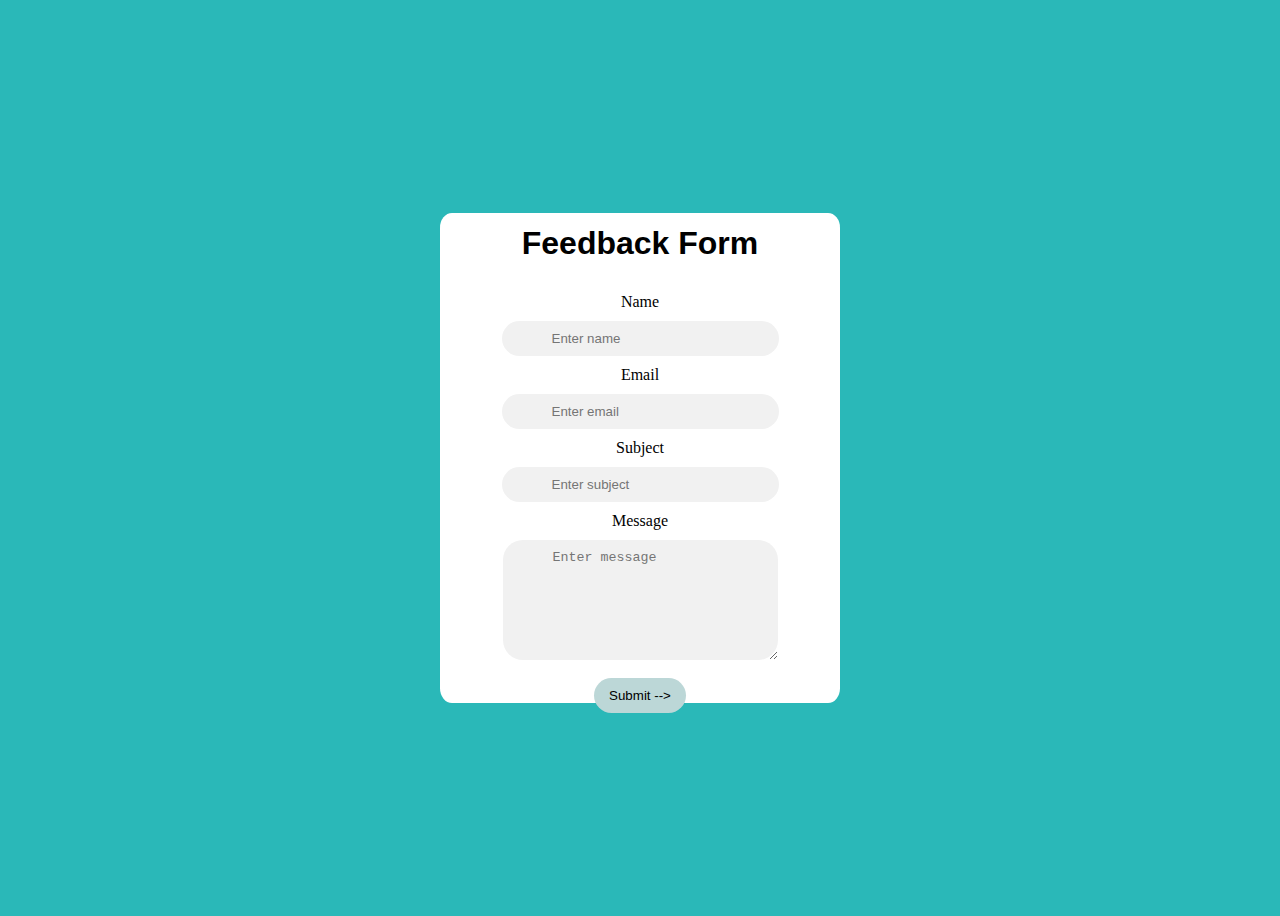
<file: Form/Index.html>
<!DOCTYPE html>
<html>

<head>
  <link rel="stylesheet" href="http://web.simmons.edu/~grovesd/comm244/notes/week4/reset.css">
  <meta charset="utf-8">
  <meta name="viewport" content="width=device-width">
  <title>Form</title>
  <style>
    body {
      display: flex;
      height: 100vh;
      background-color: #2ab8b8;
      ;
    }

    .box {
      background-color: white;
      width: 400px;
      height: 450px;
      border-radius: 3%;
      margin: auto;
      display: flex;
      justify-content: center;
      align-items: center;
      padding: 20px 0;
    }

    .box>* {

      display: flex;
      flex-direction: column;
      align-items: center;
    }

    h1 {
      text-align: center;
      font-family: sans-serif;
      font-weight: 900;
    }

    label {
      margin: 10px 0;
    }

    .inputEl {
      background-color: #f1f1f1;
      border-radius: 20px;
      border: 0px;
      padding-top: 10px;
      padding-right: 50px;
      padding-bottom: 10px;
      padding-left: 50px;
    }

    .btn {
      background-color: hsl(180, 26%, 79%);
      border: 0px;
      border-radius: 20px;
      padding: 10px 15px;
    }

    .hiden {
      display: none;
    }
  </style>
</head>

<body>
  <div class="box">
    <div id="startForm">
      <h1>Feedback Form</h1>
      <label for="name">Name</label>
      <input class="inputEl" id="name" placeholder="Enter name">

      <label for="email">Email</label>
      <input class="inputEl" id="email" type="email" placeholder="Enter email">

      <label for="subject">Subject</label>
      <input class="inputEl" id="subject" placeholder="Enter subject">

      <label for="text">Message </label>
      <textarea class="inputEl" id="text" placeholder="Enter message" style="height:100px"></textarea>
      <br>
      <button class="btn" id="buttonEl">Submit --></button>
    </div>
    <div id="result" class="hiden">

      <dl>
        <dt>Name</dt>
        <dd id="nameResult"></dd>
      </dl>
      <dl>
        <dt>Email</dt>
        <dd id="emailResult"></dd>
      </dl>
      <dl>
        <dt>Subject</dt>
        <dd id="subjectResult"></dd>
      </dl>
      <dl>
        <dt>Message</dt>
        <dd id="textResult"></dd>
      </dl>

      <button class="btn" id="backButtonEl">Go Back</button>
    </div>
  </div>

  <script>

    const btn = document.getElementById('buttonEl');
    const backBtn = document.getElementById('backButtonEl');

    const formEl = document.getElementById("startForm");
    const resultEl = document.getElementById('result');

    btn.addEventListener('click', showResult)
    backBtn.addEventListener('click', goBack)

    function showResult() {
      const name = document.getElementById("name");
      const email = document.getElementById("email");
      const subject = document.getElementById("subject");
      const message = document.getElementById("text");


      document.getElementById("nameResult").innerHTML = name.value;
      document.getElementById("emailResult").innerHTML = email.value;
      document.getElementById("subjectResult").innerHTML = subject.value;
      document.getElementById("textResult").innerHTML = text.value;

      formEl.classList.add('hiden');
      resultEl.classList.remove('hiden');
    }

    function goBack() {

      resultEl.classList.add('hiden');
      formEl.classList.remove('hiden');

    }






  </script>
</body>

</html>
</file>
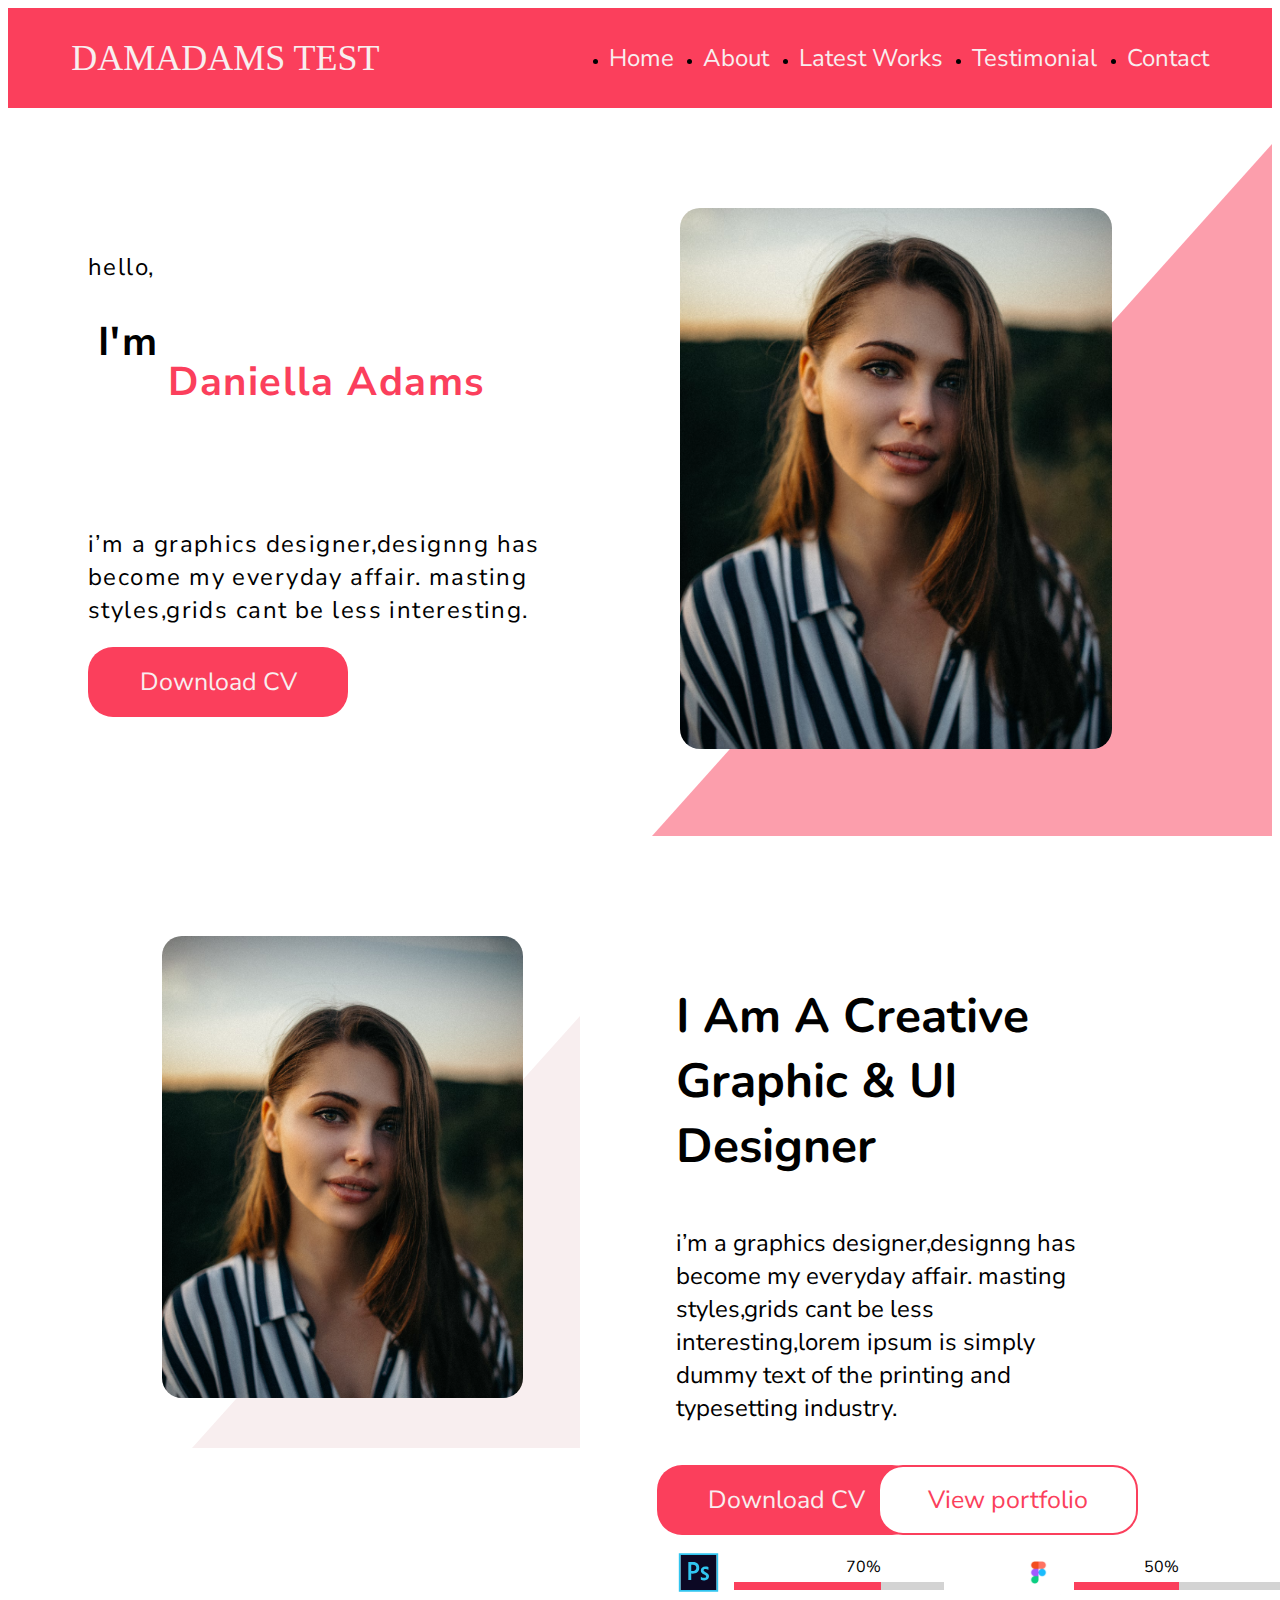
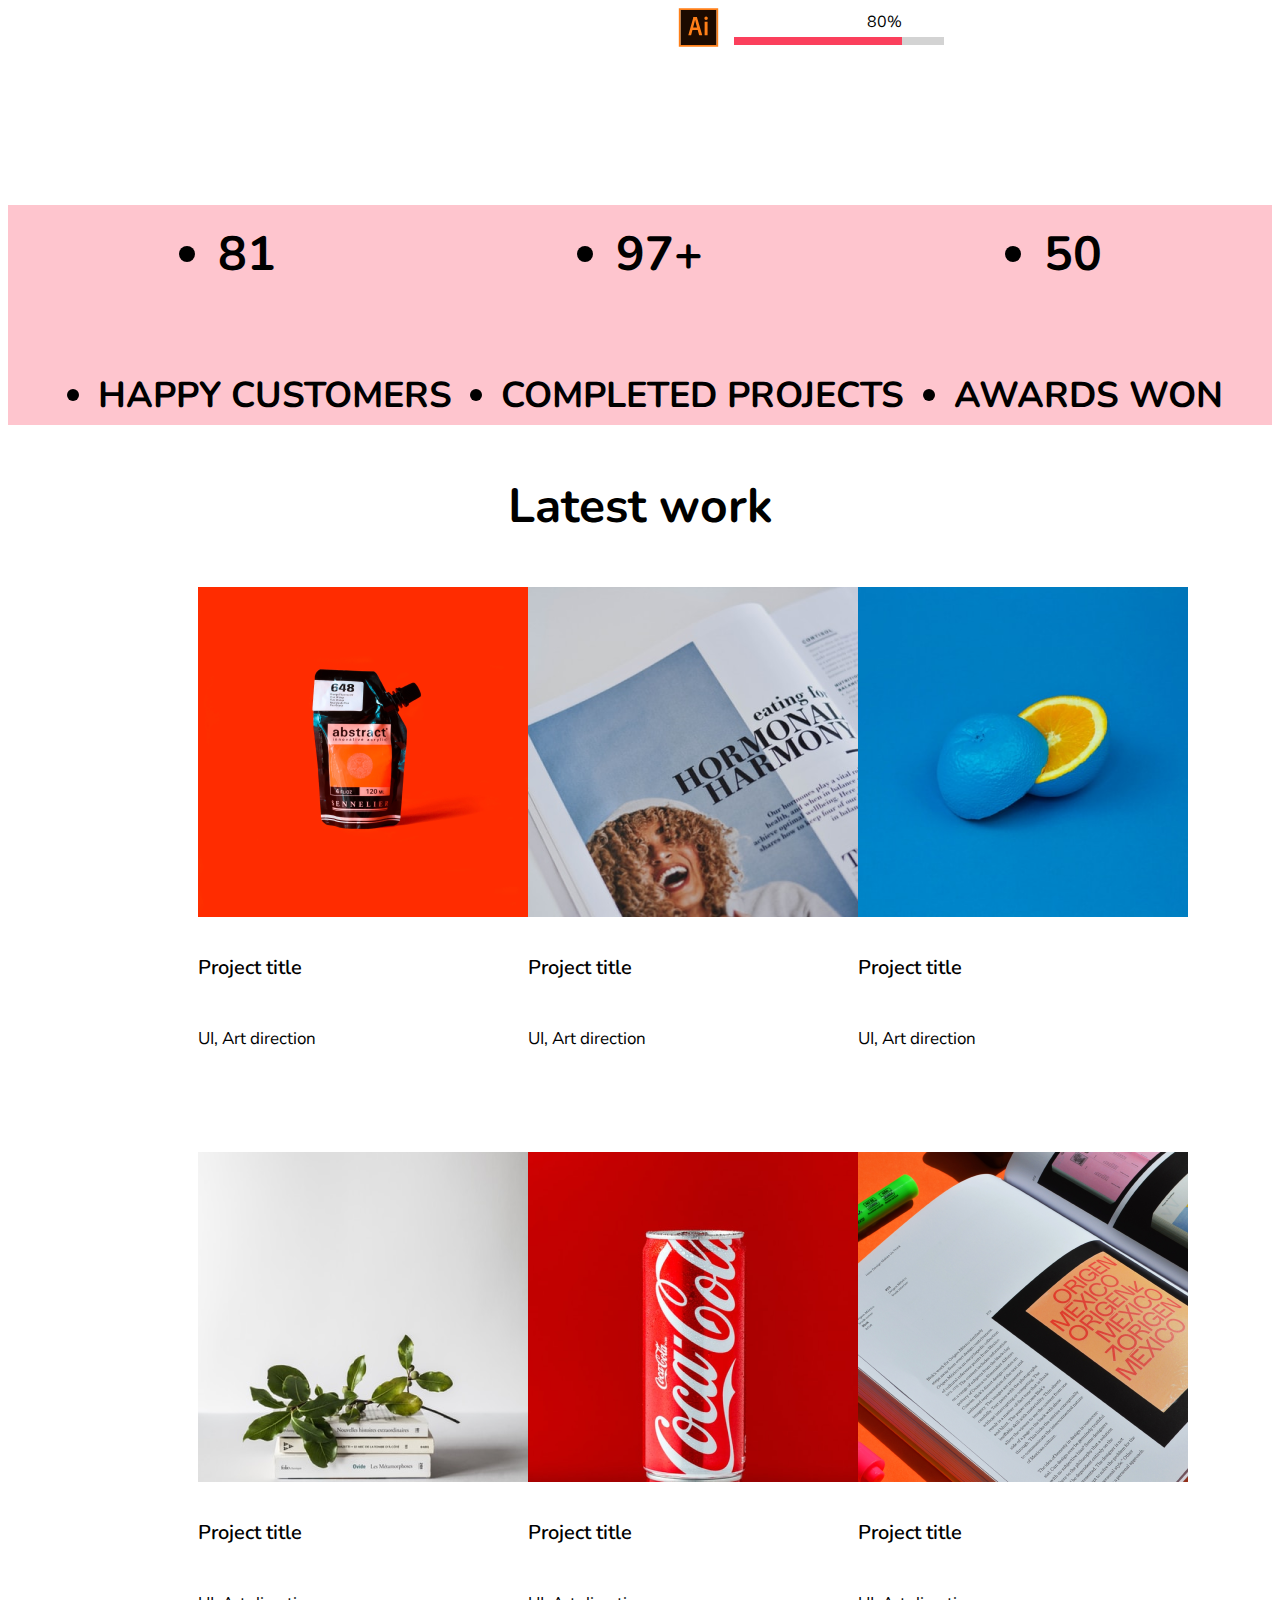
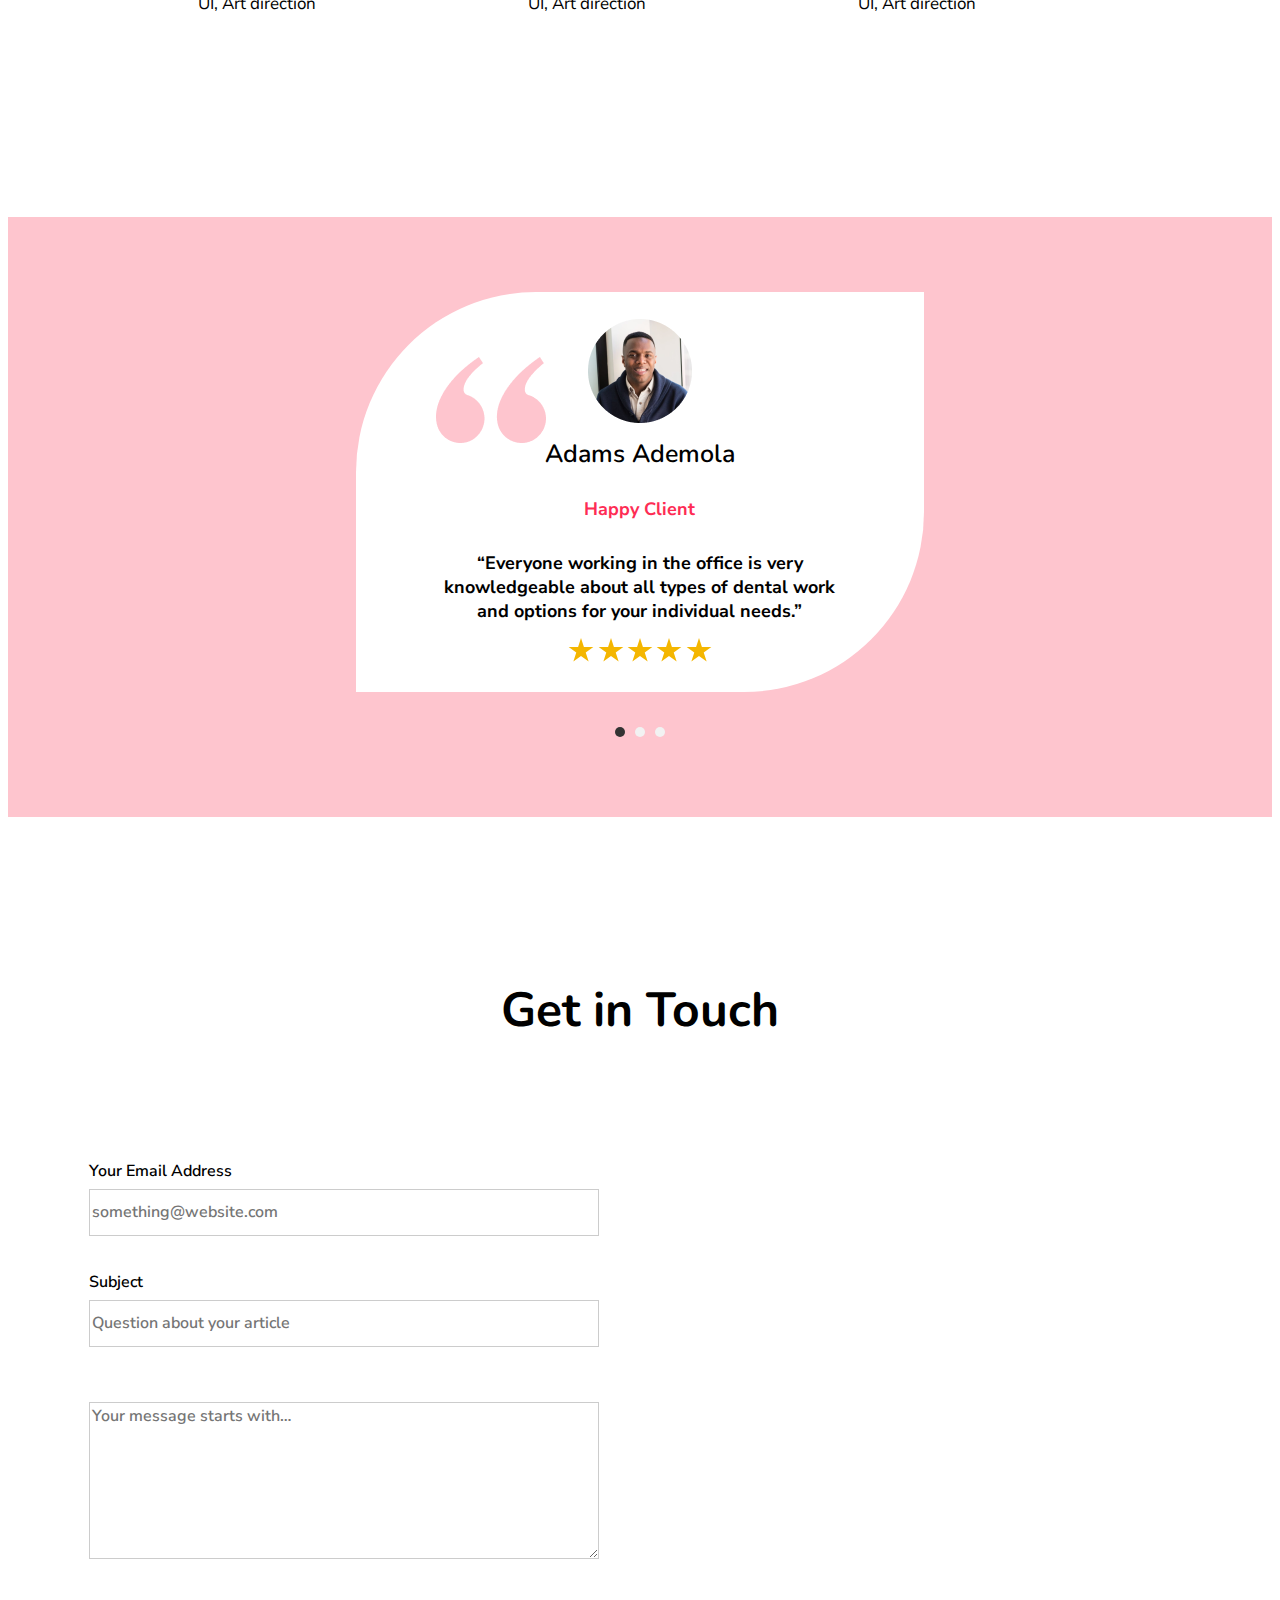
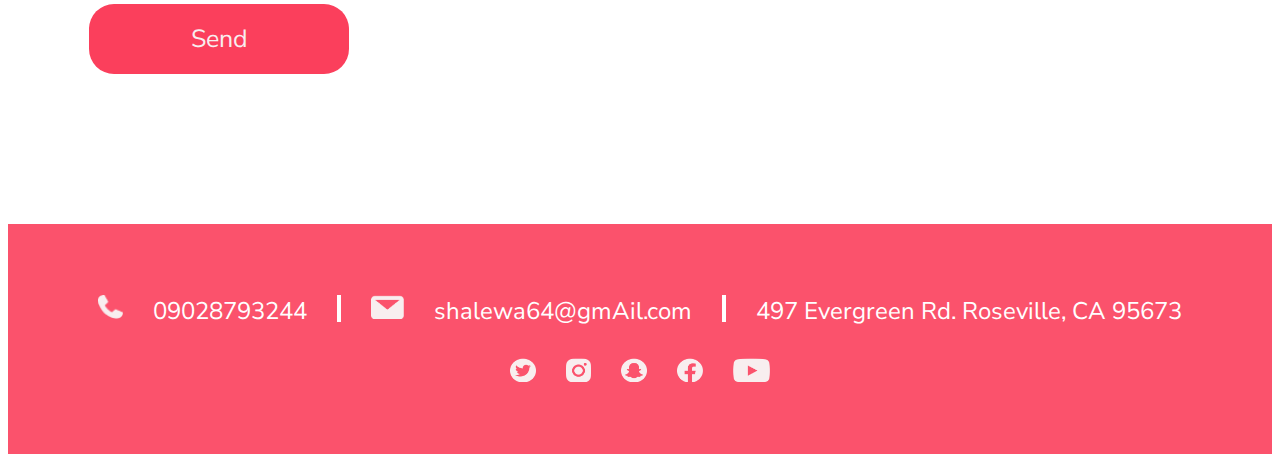
<file: Portfolio.html>
<!DOCTYPE html>

<head>
    <link rel="stylesheet" href="http://web.simmons.edu/~grovesd/comm244/notes/week4/reset.css">
    <meta charset="utf-8">
    <meta name="viewport" content="width=device-width, initial-scale=1">
    <meta name="viewport" content="width=device-width">
    <link rel="stylesheet" type="text/css" href="Portfolio CSS.css">
    <link href="https://fonts.googleapis.com/css2?family=Nunito+Sans:wght@200&display=swap" rel="stylesheet">
    <link href="https://fonts.googleapis.com/css2?family=Nunito+Sans:wght@200&family=Nunito:wght@700&display=swap"
        rel="stylesheet">
    <title>Portfolio</title>
</head>

<body>
    <!-- home -->
    <div class="menu">
        <div class="damadams">Damadams Test</div>
        <ul>
            <li><a href="#mainPart">Home</a></li>
            <li><a href="#aboutUs">About</a></li>
            <li><a href="#latestWork">Latest Works</a></li>
            <li><a href="#testimonial">Testimonial</a></li>
            <li><a href="#contactUs">Contact</a></li>
        </ul>
    </div>


    <div class="mainPart" id="mainPart">
        <div class="mainPartText">
            <p>Hello,</p>
            <div class="name">
                <p class="Im">I'm
                <p> Daniella Adams</p>
            </div>
            </p>
            <p class="textDescription">I’m a Graphics Designer,Designng has become my everyday affair. masting
                styles,grids cant be less
                interesting.
            </p>
            <div class="btn-container">
                <button class="btn">Download CV</button>
            </div>
        </div>

        <div class="mainPartImgContainer">

            <div class="mainPartImg">
                <img class="imgHome" src="images/girl.avif">

            </div>
            <div class="mainPartImgBG"></div>
        </div>

    </div>


    <!-- about us-->

    <div class="aboutUs" id="aboutUs">

        <div class="aboutUsImgBGContainer">
            <div class="aboutUsImgContainer">
                <img class="aboutUsImg" src="images/girl.avif">

            </div>
            <div class="aboutUsImgBG"></div>
        </div>


        <div class="aboutUsText">
            <p class="aboutUsTextUpperPart">I am a creative Graphic & UI Designer</p>
            <p class="aboutUsTextLowerPart">I’m a Graphics Designer,Designng has become my everyday affair. masting
                styles,grids cant be less
                interesting,Lorem Ipsum is simply dummy text of the printing and typesetting industry.</p>
            <div class="buttons">
                <div class="btn-container">
                    <button class="btn">Download CV</button>
                </div>
                <div class="btn-container">
                    <button class="btn buttonPortfolio">View portfolio</button>
                </div>
            </div>


            <div class="skills">
                <div class="skills-item">
                    <div class="skill-icon"><img src="images/ps-icon.svg"></div>
                    <div class="progress progress__70">
                        <div class="progress-text">70%</div>
                        <div class="progress-bar"></div>
                    </div>
                </div>


                <div class="skills-item">
                    <div class="skill-icon"><img src="images/figma-icon.svg"></div>
                    <div class="progress progress__50">
                        <div class="progress-text">50%</div>
                        <div class="progress-bar"></div>
                    </div>
                </div>

                <div class="skills-item">
                    <div class="skill-icon"><img src="images/ai-icon.svg"></div>
                    <div class="progress progress__80">
                        <div class="progress-text">80%</div>
                        <div class="progress-bar"></div>
                    </div>
                </div>
            </div>


        </div>

    </div>
    <div class="aboutUsFooter">
        <ul class="footerNumbers">
            <li>81</li>
            <li>97+</li>
            <li>50</li>
        </ul>
        <ul class="footerBellowNumbers">
            <li>Happy Customers</li>
            <li>Completed Projects</li>
            <li>Awards Won</li>
        </ul>
    </div>

    <!-- latest work-->
    <div class="latest-work">Latest work</div>
       <div class="project-container" id="latestWork">
        <div>
            <div class="latest-work-img-container"><img src="images/project1.png" ></div>
            <h4 class="project-title">Project title</h4>
            <p class="project-content">UI, Art direction</p>
        </div>
        <div>
            <div class="latest-work-img-container"><img src="images/project2.png" ></div>
            <h4 class="project-title">Project title</h4>
            <p class="project-content">UI, Art direction</p>
        </div>
        <div>
            <div class="latest-work-img-container"><img src="images/project3.png" ></div>
            <h4 class="project-title">Project title</h4>
            <p class="project-content">UI, Art direction</p>
        </div>
        <div>
            <div class="latest-work-img-container"><img src="images/project4.png" ></div>
            <h4 class="project-title">Project title</h4>
            <p class="project-content">UI, Art direction</p>
        </div>
        <div>
            <div class="latest-work-img-container"><img src="images/project5.png" ></div>
            <h4 class="project-title">Project title</h4>
            <p class="project-content">UI, Art direction</p>
        </div>
        <div>
            <div class="latest-work-img-container"><img src="images/project6.png" ></div>
            <h4 class="project-title">Project title</h4>
            <p class="project-content">UI, Art direction</p>
        </div>
       </div>

    <!-- latest work-->
    <!-- testimonial-->
       <div class="testimonialBG" id="testimonial">
            <div class="testimonial">
                <div class="vector"><img src="images/testimonials-vector.png"></div>
                <div><img src="images/testimonials-picture.png"></div>
                <h2 class="testimonial-name">Adams Ademola</h2>
                <h4 class="testimonial-under-name">Happy Client</h4>
                <p class="testimonial-text">“Everyone working in the office is very knowledgeable about all types of dental work and options for your individual needs.”</p>
                <div class="testimonial-star">
                    <div><img src="images/testimonials-star .svg" ></div>
                    <div><img src="images/testimonials-star .svg" ></div>
                    <div><img src="images/testimonials-star .svg" ></div>
                    <div><img src="images/testimonials-star .svg" ></div>
                    <div><img src="images/testimonials-star .svg" ></div>
                </div>
            </div>
            <div class="testimonial-buttons">
                 <div class="mini-button black"></div>
                 <div class="mini-button white"></div>
                 <div class="mini-button white"></div>
            </div>
       </div>
     <!-- testimonial-->
    <!-- contact us-->
       <h1 class="contact-us-heading">Get in Touch</h1>
       <div class="contact-us-body" id="contactUs">
            <div class="input-area">
                <label for="email">Your Email Address</label>
                <input class="input"
                type="email" id="email" placeholder="something@website.com">
                <label for="text">Subject</label>
                <input class="input" type="text" id="text" placeholder="Question about your article">
                <textarea class="textarea" cols="30" rows="10" placeholder="Your message starts with…"></textarea>
                <div class="btn-container">
                    <button class="btn">Send</button>
                </div>
            </div>
            <div class="map"> <iframe src="https://www.google.com/maps/embed?pb=!1m18!1m12!1m3!1d82352.6710150725!2d23.9421956482908!3d49.832667949165625!2m3!1f0!2f0!3f0!3m2!1i1024!2i768!4f13.1!3m3!1m2!1s0x473add72f9bc6a89%3A0xf9783fecb4fecf1f!2z0JvRjNCy0ZbQstGB0YzQutCwINCd0LDRhtGW0L7QvdCw0LvRjNC90LAg0J7Qv9C10YDQsA!5e0!3m2!1suk!2sua!4v1658339016857!5m2!1suk!2sua" width="510" height="510" style="border:0;" allowfullscreen="" loading="lazy" referrerpolicy="no-referrer-when-downgrade"></iframe></div>
       </div>
       <div class="contact-us-footer">
            <div class="footer-part">
                <img class="footer-icon" src="images/phone-sign.png" >
                <p class="footer-text">09028793244</p>
                <div class="vertical-slash"></div>
                <img class="footer-icon" src="images/mail-sign.png" >
                <p class="footer-text">shalewa64@gmAil.com</p>
                <div class="vertical-slash"></div>
                <p class="footer-text">497 Evergreen Rd. Roseville, CA 95673</p>
            </div>
            <div class="footer-part">
                <img class="footer-icon" src="images/Vector.png">
                <img class="footer-icon" src="images/Vector (1).png">
                <img class="footer-icon" src="images/Vector (2).png">
                <img class="footer-icon" src="images/Vector (3).png">
                <img class="footer-icon" src="images/Vector (4).png">
            </div>
       </div>
    <!-- contact us-->
</body>
</file>
<file: Portfolio CSS.css>
/*Home */

.menu {
  background-color: #fb3f5c;
  height: 100px;
  display: flex;
  flex-direction: row;
  align-items: center;
  justify-content: space-between;
  padding: 0 5%;
}
.menu ul {
  display: flex;
  flex-direction: row;
  justify-content: space-between;
  width: 600px;
}

.menu ul a {
  font-family: "Nunito Sans";
  font-weight: 400;
  font-size: 24px;
  line-height: 33px;
  color: #f8eeef;
  text-decoration: none;
}

.menu ul a:hover {
  font-weight: bold;
  transition: all 0.1s ease-in;
}

.damadams {
  font-family: "NovaMono";
  font-style: normal;
  font-weight: 400;
  font-size: 36px;
  line-height: 50px;
  text-transform: uppercase;
  color: #f8eeef;
}

.mainPart {
  display: flex;
  flex-direction: row;
  justify-content: space-around;
}

.mainPartText {
  display: flex;
  flex-direction: column;
  justify-content: center;
  width: 600px;
  margin: 0 80px;
  font-family: "Nunito Sans";
  font-weight: 400;
  font-size: 24px;
  line-height: 33px;
  letter-spacing: 0.06em;
  text-transform: lowercase;
}

.Im {
  color: black;
  margin: 0px 10px;
}

.name {
  font-size: 40px;
  font-weight: 700;
  color: #fb3f5c;
  line-height: 68px;
  text-transform: capitalize;
  display: inline-flex;
  flex-direction: row;
}

.textDescription {
  margin-bottom: 20px;
}

.mainPartImgContainer {
  padding-right: 160px;
  position: relative;
}

.mainPartImg {
  margin: 100px 0 87px;
  width: 432px;
  height: 541px;
  position: relative;
  overflow: hidden;
  border-radius: 20px;
}

.mainPartImgBG {
  position: absolute;
  border-color: transparent rgba(251, 63, 92, 0.5) rgba(251, 63, 92, 0.5)
    transparent;
  border-width: 346px 310px;
  border-style: solid;
  bottom: 0;
  right: 0;
  z-index: -1;
}

.imgHome {
  max-width: 100%;
  width: auto;
  height: auto;
  position: absolute;
  top: 0;
  bottom: 0;
  left: 0;
  right: 0;
  margin: auto;
}

.btn-container {
  height: 70px;
  width: 260px;
  position: relative;
}

.btn {
  position: absolute;
  top: 50%;
  left: 50%;
  transform: translate(-50%, -50%);
  height: 70px;
  width: 260px;
  font-family: "Nunito Sans";
  font-size: 25px;
  color: #f8eeef;
  background-color: rgba(251, 63, 92, 1);
  border-radius: 25px;
  border: none;
  transition: background-color 1s ease-out, height 1s ease-out,
    width 1s ease-out;
}

.btn:hover,
.btn:focus {
  background-color: rgb(244, 101, 123);
  cursor: pointer;
  width: 270px;
  height: 75px;
}

/*Home end*/
/*about us start*/

.aboutUs {
  font-family: Nunito Sans;
  display: flex;
  flex-direction: row;
  justify-content: space-evenly;
  align-content: center;
  margin-top: 100px;
  margin-bottom: 160px;
}

.aboutUsImgBGContainer {
  position: relative;
}

.aboutUsImgContainer {
  width: 361px;
  height: 462px;
  overflow: hidden;
  border-radius: 20px;
}

.aboutUsImg {
  max-width: 100%;
  height: auto;
}

.aboutUsImgBG {
  border-width: 216px 194px;
  border-color: transparent rgba(248, 238, 239, 1) rgba(248, 238, 239, 1)
    transparent;
  border-style: solid;
  position: absolute;
  left: 30px;
  top: 80px;
  z-index: -1;
}

.aboutUsText {
  width: 35%;
}

.aboutUsTextUpperPart {
  font-family: "Nunito";
  font-weight: 700;
  font-size: 48px;
  line-height: 65px;
  text-transform: capitalize;
}

.aboutUsTextLowerPart {
  font-family: "Nunito Sans";
  font-weight: 400;
  font-size: 24px;
  line-height: 33px;
  text-transform: lowercase;
  margin-top: 20px;
  margin-bottom: 40px;
}

.buttons {
  display: flex;
  flex-direction: row;
  justify-content: space-between;
}

.buttonPortfolio {
  color: rgba(251, 63, 92, 1);
  background-color: #ffffff;
  border: 2px solid;
  transition: background-color 1s ease-out, height 1s ease-out,
    width 1s ease-out, border-width 0.5s ease-out;
}
.buttonPortfolio:hover {
  background-color: rgb(255, 225, 230);
  width: 270px;
  height: 75px;
  cursor: pointer;
  border-width: 0px;
}

.skills {
  width: 680px;
  height: 110px;
  display: grid;
  grid-template-rows: repeat(2, 50%);
  grid-template-columns: repeat(2, 50%);
}

.skills-item {
  display: flex;
  flex-direction: row;
  align-items: flex-end;
  gap: 18px;
}

.skill-icon {
  width: 40px;
  height: 40px;
}

.progress {
  background-color: lightgray;
  width: 210px;
  height: 8px;
  position: relative;
}

.progress-bar {
  height: 8px;
  background-color: #fb3f5c;
}

.progress-text {
  position: absolute;
  transform: translateX(-100%);
  bottom: 12px;
}

.progress__70 .progress-bar {
  width: 70%;
}
.progress__70 .progress-text {
  left: 70%;
}

.progress__80 .progress-bar {
  width: 80%;
}

.progress__80 .progress-text {
  left: 80%;
}

.progress__50 .progress-bar {
  width: 50%;
}

.progress__50 .progress-text {
  left: 50%;
}

.aboutUsFooter {
  height: 220px;
  background-color: rgba(254, 197, 206, 1);
  display: flex;
  flex-direction: column;
  justify-content: center;
}

.footerNumbers {
  display: flex;
  flex-direction: row;
  justify-content: space-around;
  font-family: Nunito;
  font-size: 48px;
  font-weight: 700;
  line-height: 65.47px;
}

.footerBellowNumbers {
  display: flex;
  flex-direction: row;
  justify-content: space-evenly;
  font-family: Nunito;
  font-size: 36px;
  font-weight: 700;
  line-height: 49px;
  text-transform: uppercase;
}

/*about us end*/
/*latest work start*/

.latest-work {
  font-family: "Nunito";
  font-weight: 700;
  font-size: 48px;
  line-height: 42px;
  text-align: center;
  padding: 60px 0px;
}

.project-container {
  display: grid;
  grid-template-rows: 50% 50%;
  grid-template-columns: repeat(3, 1fr);
  width: 70%;
  margin: auto;
  padding-bottom: 90px;
  justify-items: center;
  row-gap: 50px;
}
.latest-work-img-container {
  width: 330px;
  height: 330px;
}

.project-title {
  font-family: "Nunito";
  font-weight: 600;
  font-size: 20px;
  padding: 10px 0px;
}

.project-content {
  font-family: "Nunito Sans";
  font-weight: 400;
  font-size: 17px;
  padding: 10px 0px;
}

/*latest work end*/
/*testimonial start*/
.testimonialBG {
  height: 600px;
  background-color: rgba(251, 63, 92, 0.3);
  margin: 110px 0px;
  display: flex;
  flex-direction: column;
  align-items: center;
  justify-content: center;
}

.testimonial {
  width: 45%;
  height: 400px;
  background-color: white;
  border-radius: 180px 0px;
  display: flex;
  flex-direction: column;
  align-items: center;
  justify-content: center;
  position: relative;
}

.vector {
  width: 85px;
  height: 110px;
  position: absolute;
  top: 65px;
  left: 80px;
}

.testimonial-name {
  font-family: "Nunito";
  font-weight: 600;
  font-size: 25px;
  margin-top: 10px;
}

.testimonial-under-name {
  font-family: "Nunito Sans";
  font-weight: 700;
  font-size: 18px;
  color: #fe2c54;
  margin: 5px;
}

.testimonial-text {
  font-family: "Nunito Sans";
  font-size: 18px;
  font-weight: 700;
  width: 75%;
  text-align: center;
  margin-top: 25px;
  margin-bottom: 15px;
}

.testimonial-star {
  display: flex;
  flex-direction: row;
  width: 150px;
  justify-content: space-evenly;
}

.testimonial-buttons {
  display: flex;
  flex-direction: row;
  margin-top: 30px;
}

.mini-button {
  width: 10px;
  height: 10px;
  border-radius: 50%;
  margin: 5px;
}
.black {
  background-color: #333333;
}

.white {
  background-color: #f2f2f2;
}

/* testimonial end */
/* contact us*/

.contact-us-heading {
  height: 150px;
  padding-top: 50px;
  font-family: "Nunito";
  font-weight: 700;
  font-size: 48px;
  text-align: center;
}

.contact-us-body {
  display: flex;
  flex-direction: row;
  justify-content: space-evenly;
}

.input-area {
  display: flex;
  flex-direction: column;
  height: 510px;
  width: 510px;
  font-family: "Nunito Sans";
  font-weight: 600;
  font-size: 16px;
  color: black;
}
.input {
  height: 50px;
  margin-top: 7px;
  margin-bottom: 35px;
  border: 1px solid rgba(0, 0, 0, 0.2);
  font-family: "Nunito Sans";
  font-weight: 600;
  font-size: 16px;
}

.textarea {
  height: 175px;
  border: 1px solid rgba(0, 0, 0, 0.2);
  margin-top: 20px;
  margin-bottom: 50px;
  font-family: "Nunito Sans";
  font-weight: 600;
  font-size: 16px;
}

.contact-us-footer {
  display: flex;
  flex-direction: column;
  height: 230px;
  background-color: rgba(251, 63, 92, 0.9);
  align-items: center;
  justify-content: center;
  margin-top: 150px;
}

.vertical-slash {
  width: 4px;
  height: 27px;
  background-color: white;
  margin: 0px 15px;
}

.footer-part {
  display: flex;
  flex-direction: row;
  margin: 15px 0px;
}

.footer-icon {
  width: auto;
  height: 24px;
  margin: 0px 15px;
}

.footer-text {
  font-family: "Nunito Sans";
  font-weight: 400;
  font-size: 24px;
  color: white;
  line-height: 33px;
  margin: 0px 15px;
}
</file>
